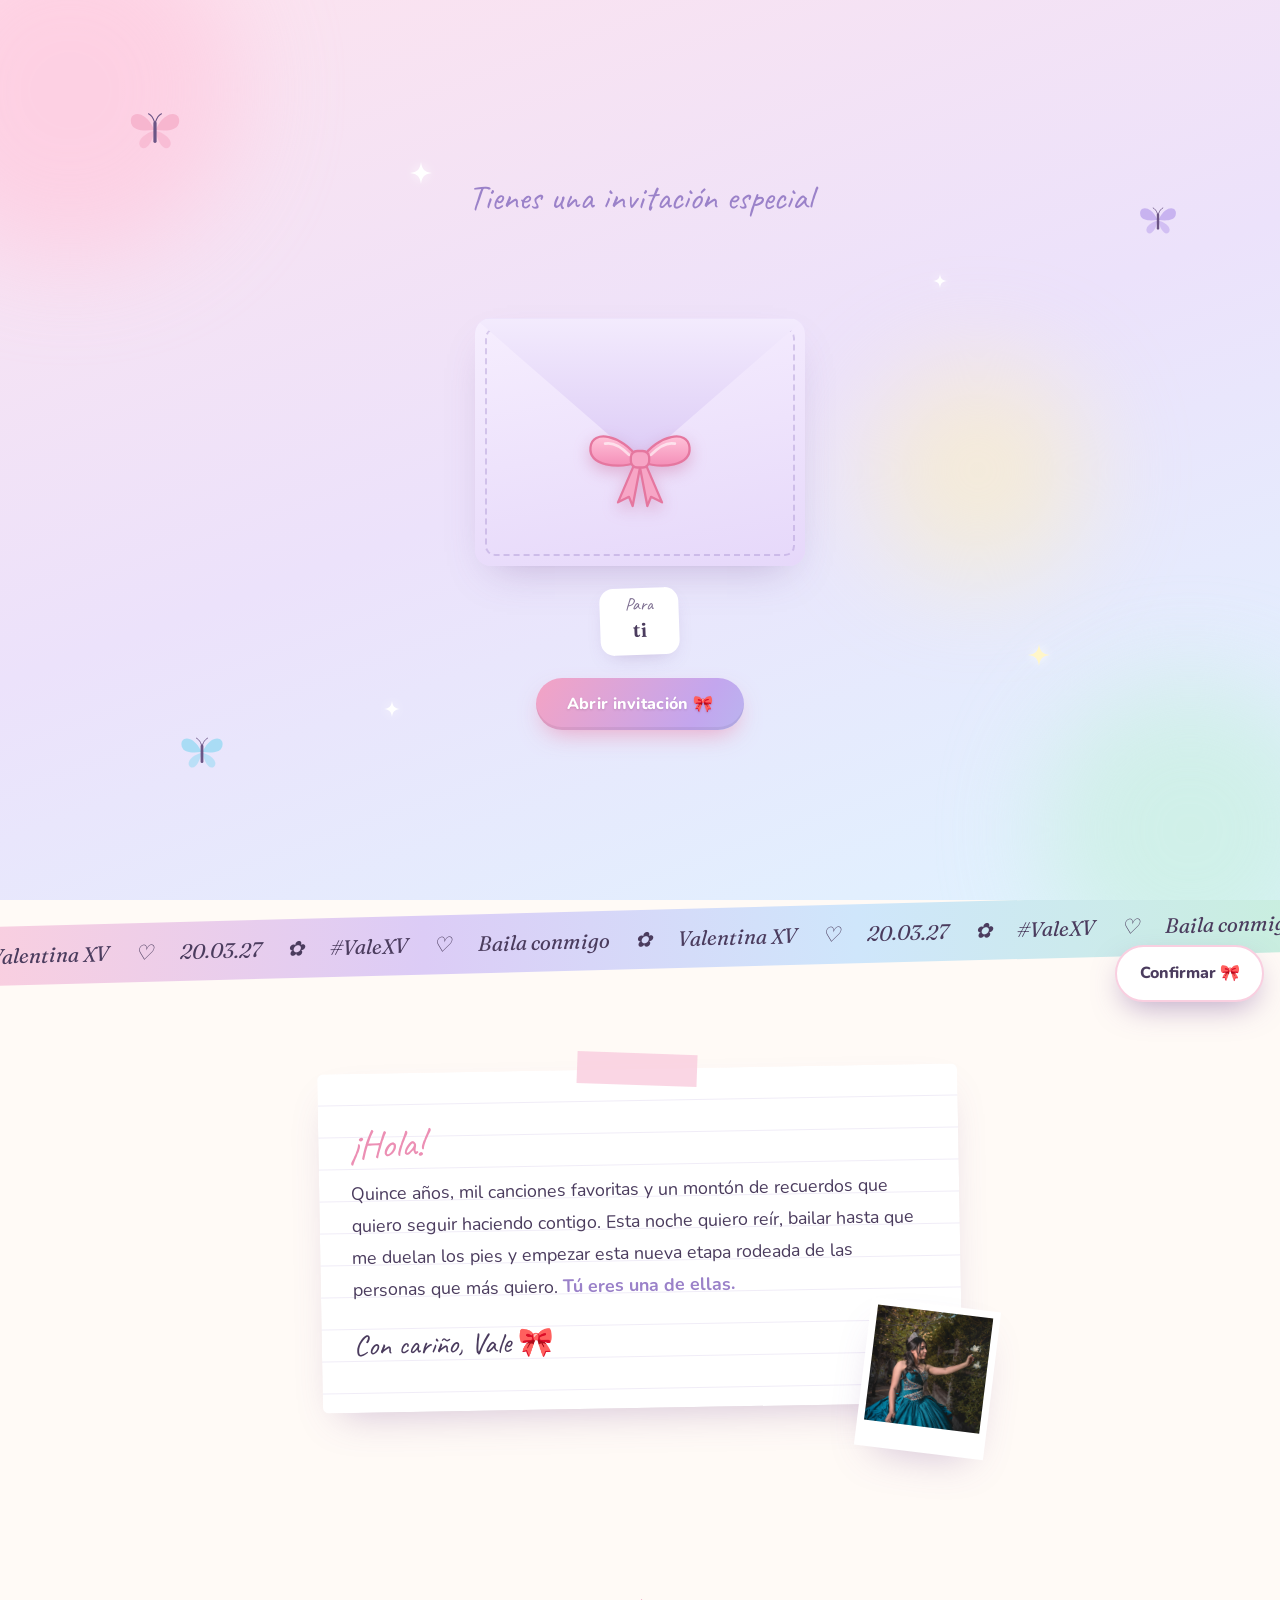
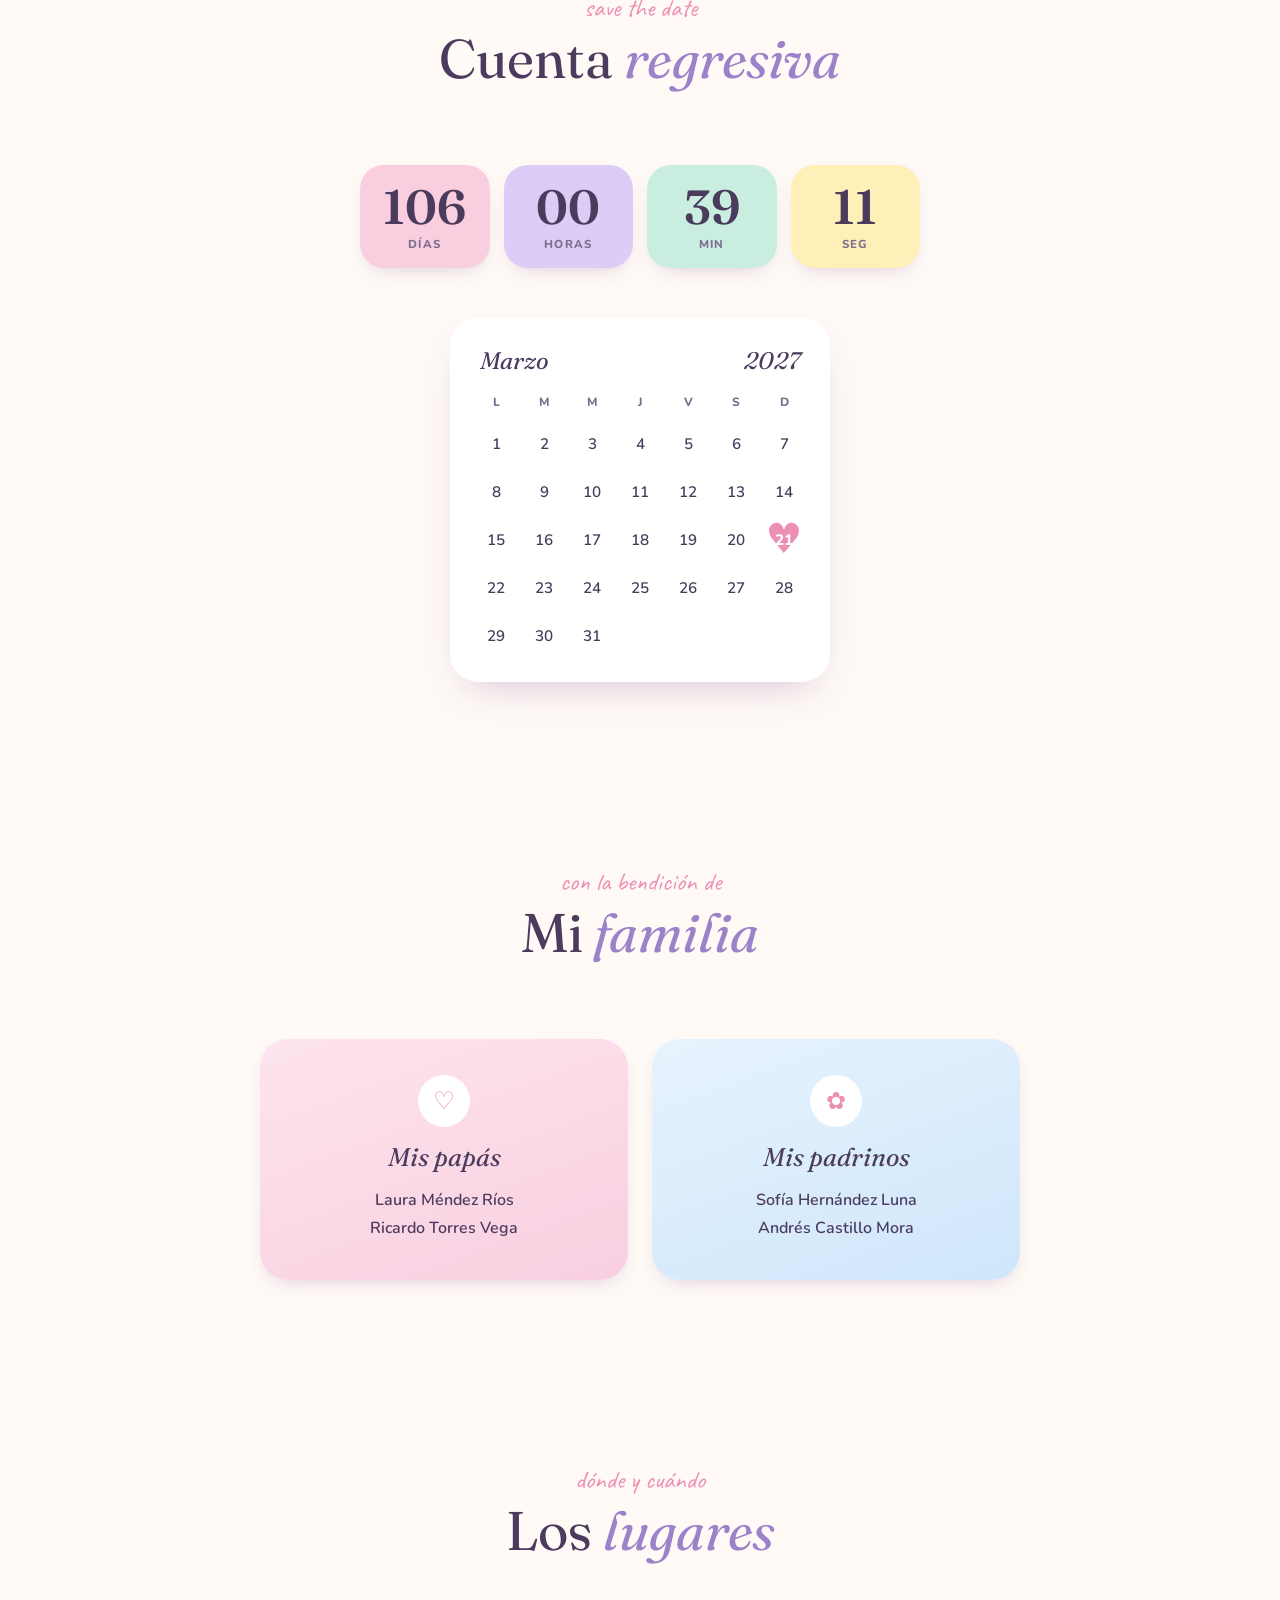
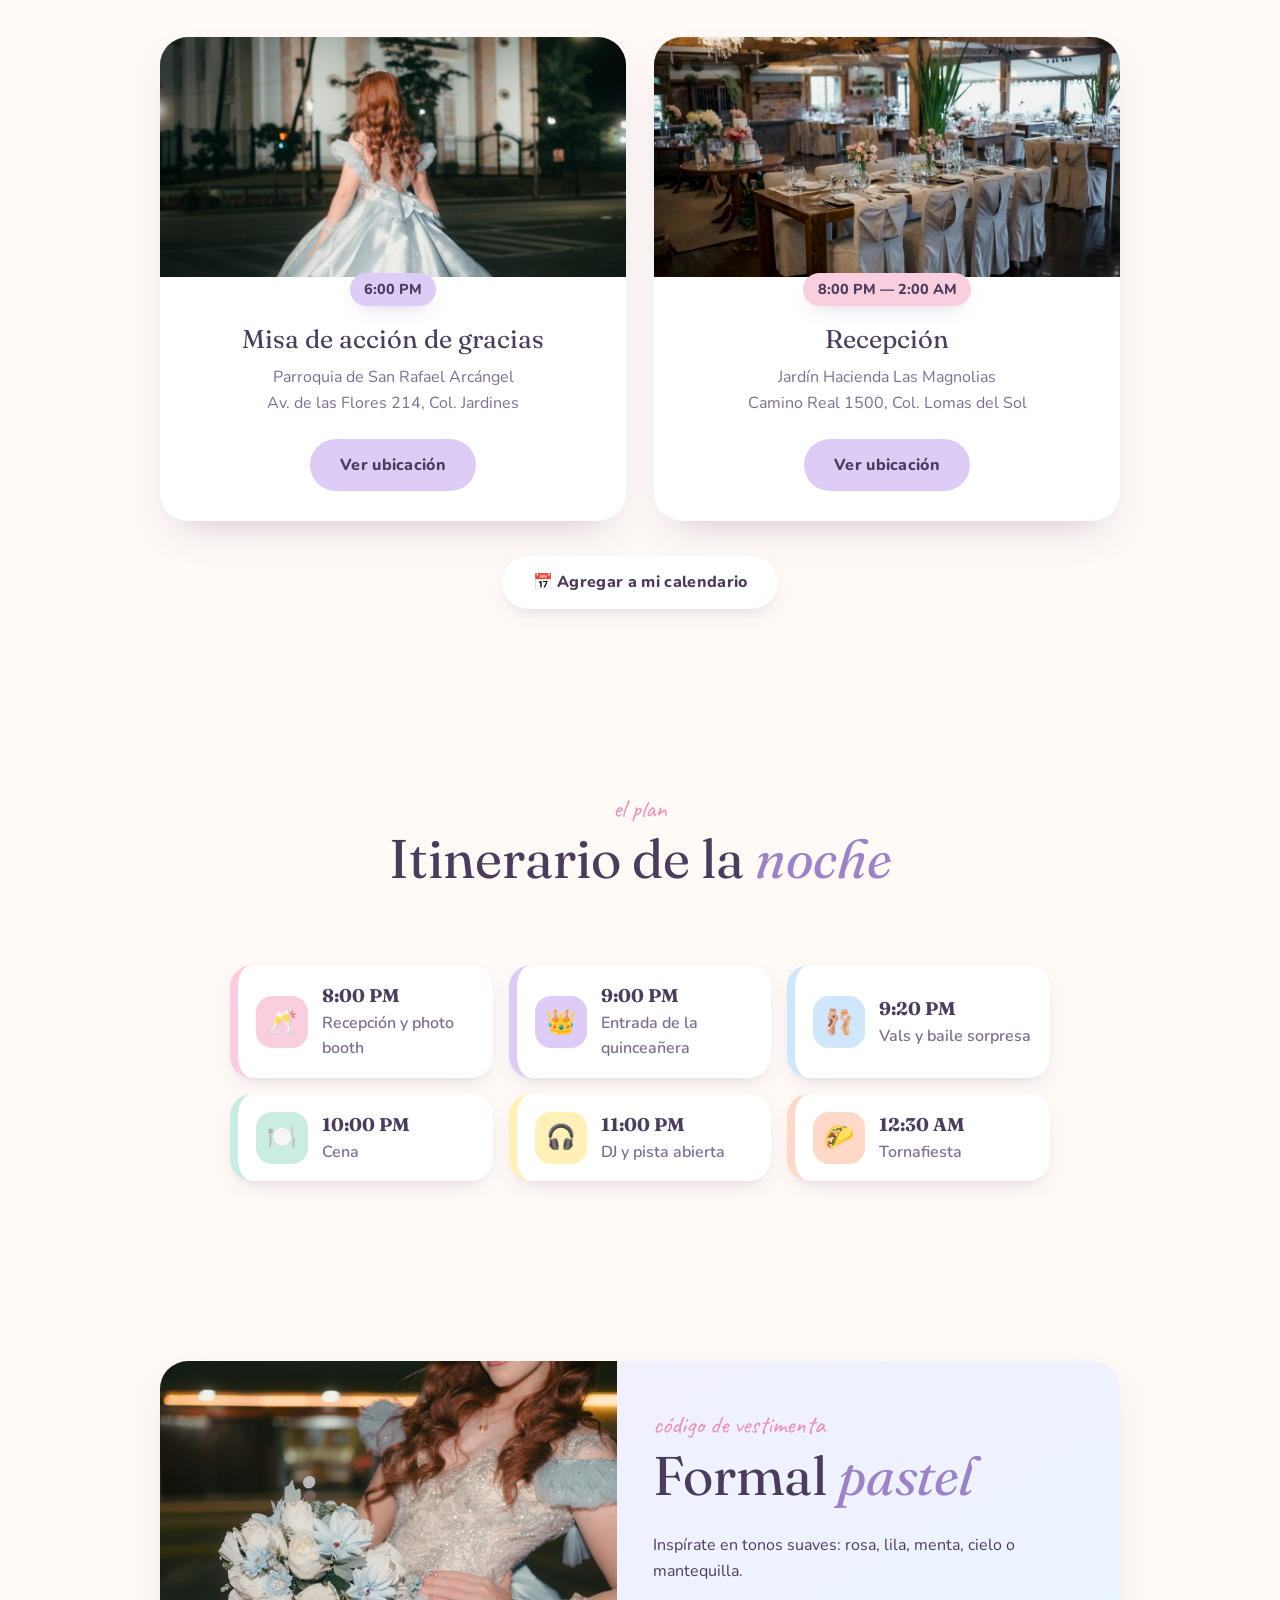
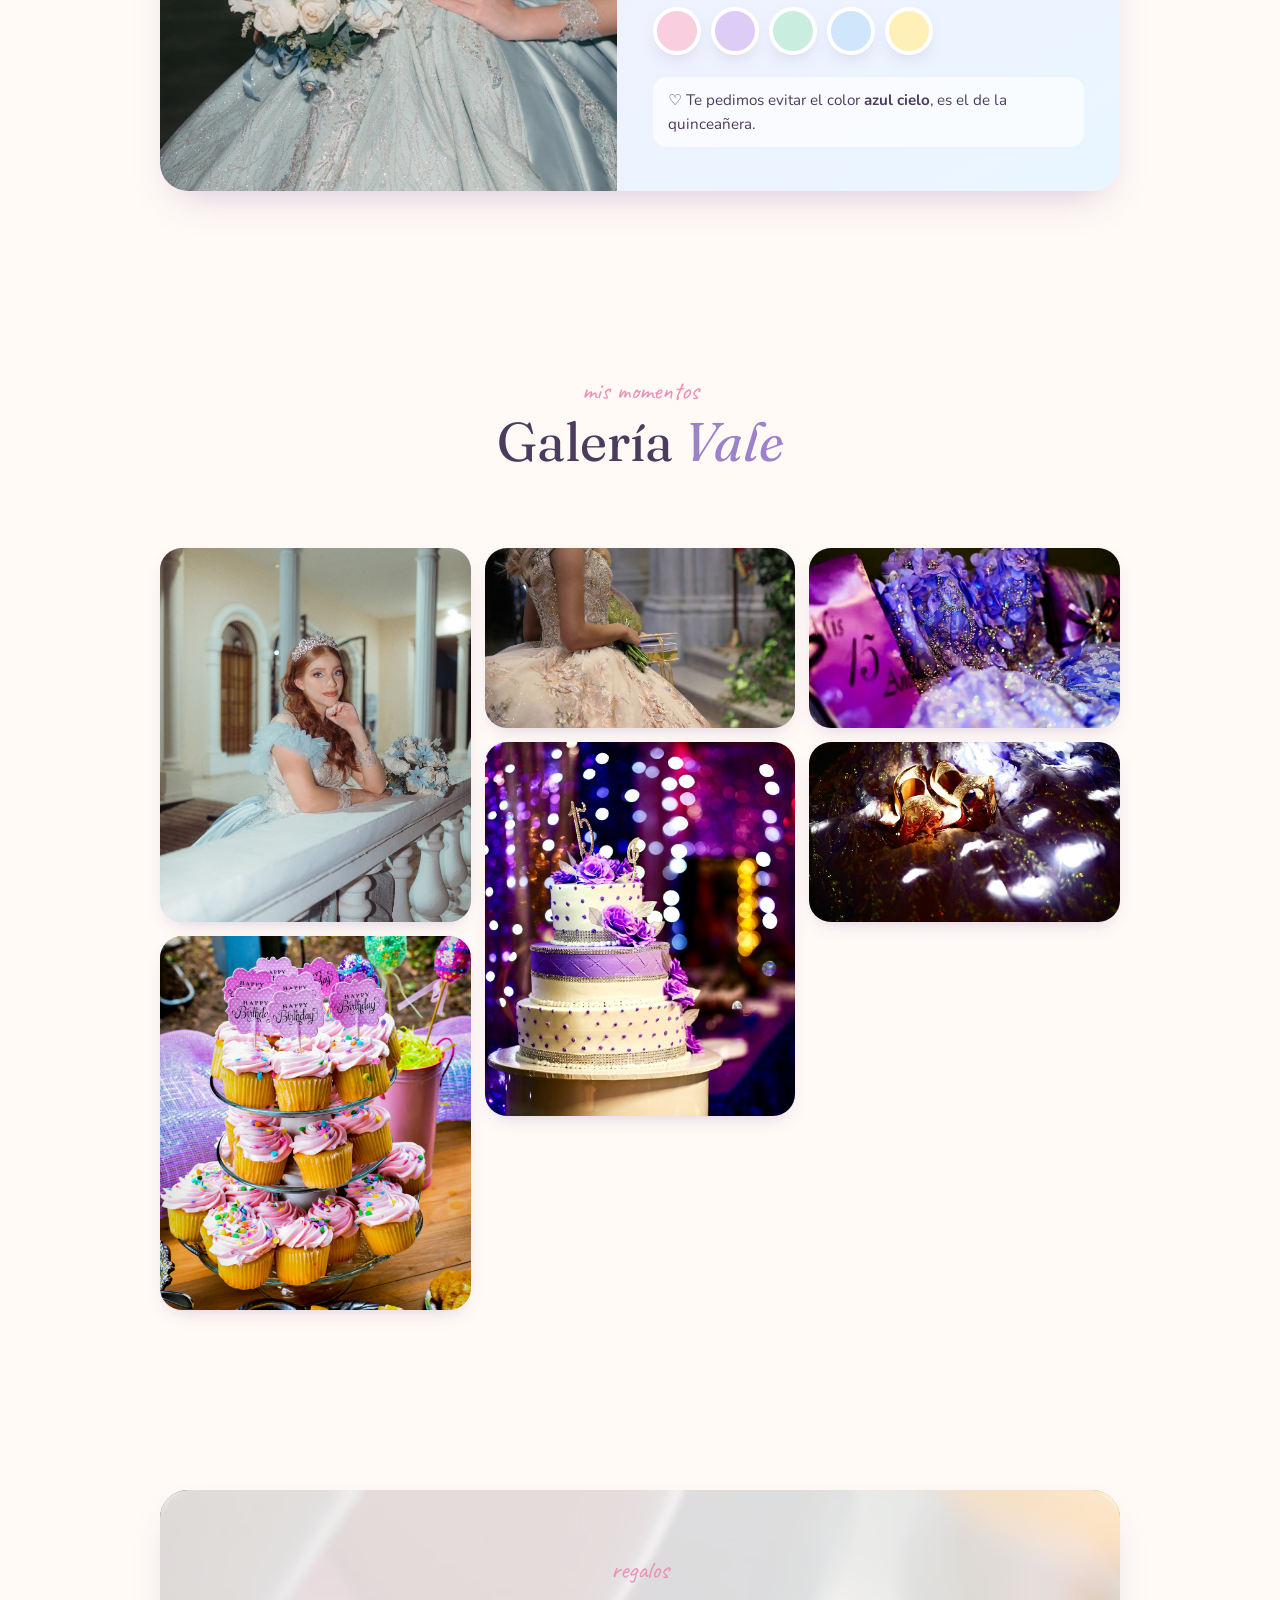
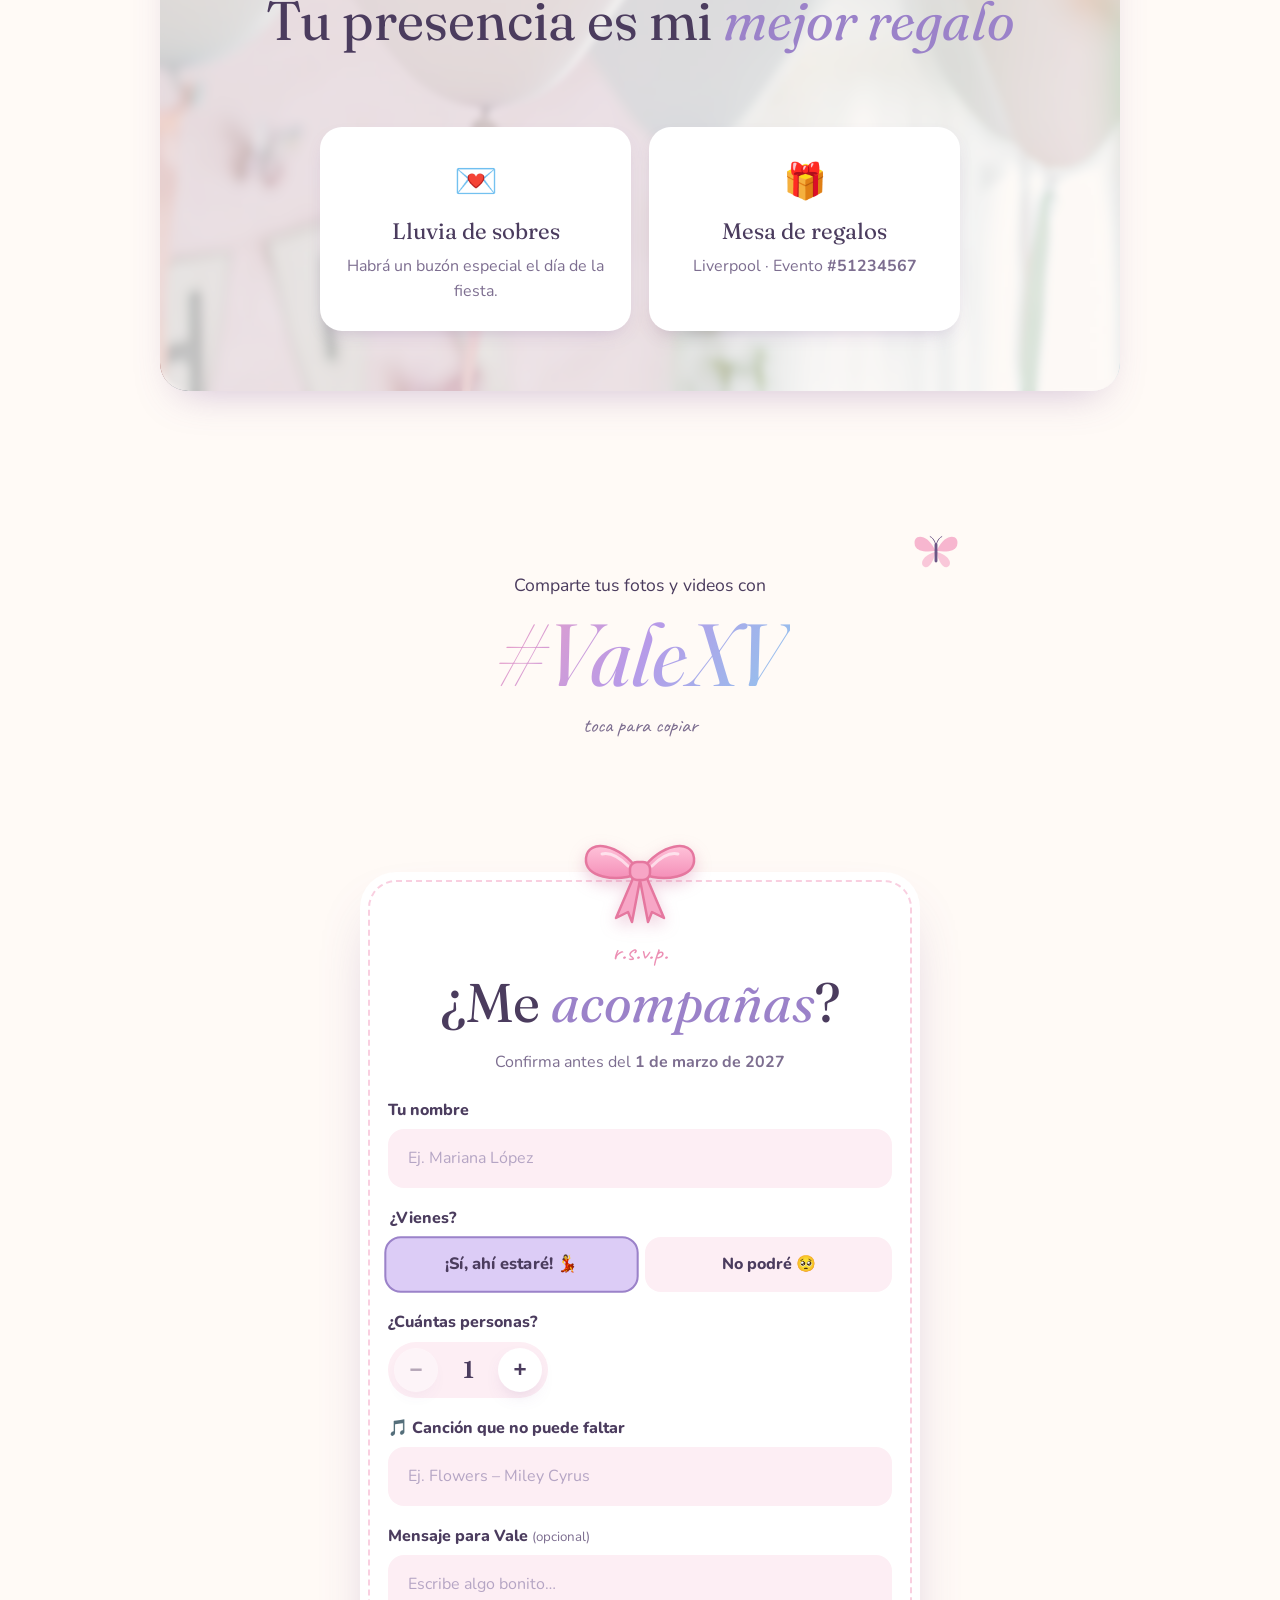
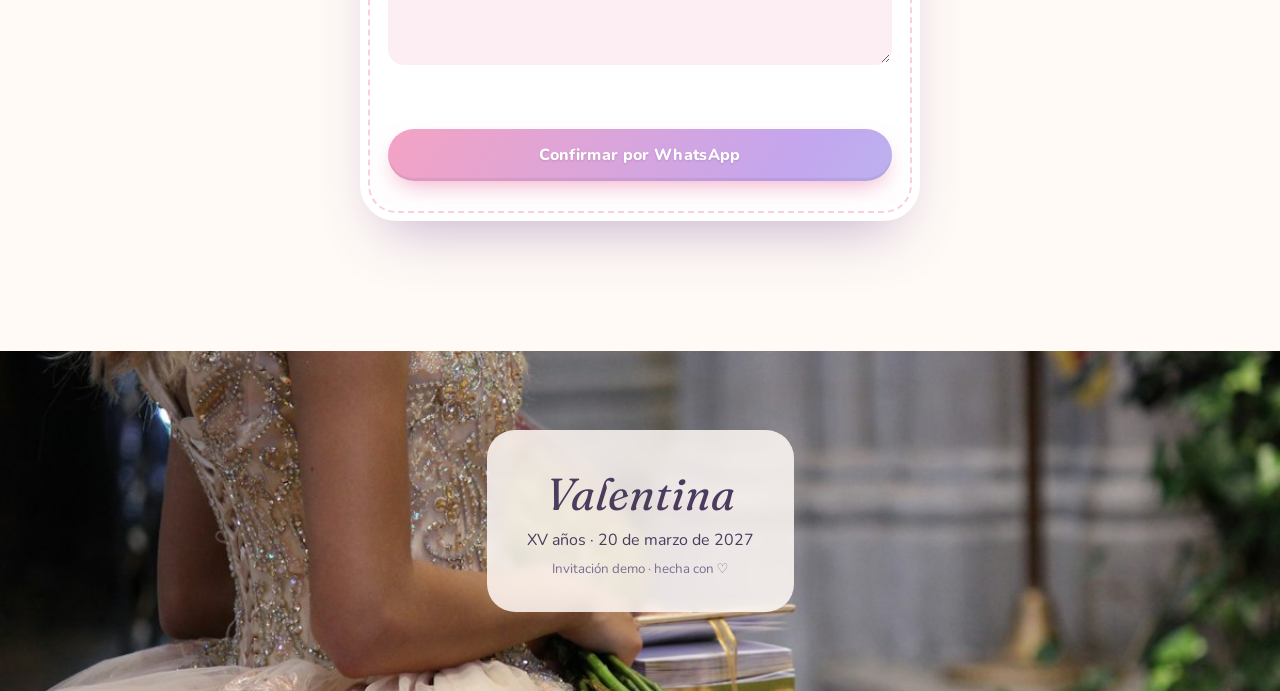
<file: index.html>
<!DOCTYPE html>
<html lang="es">
<head>
  <meta charset="UTF-8" />
  <meta name="viewport" content="width=device-width, initial-scale=1.0" />
  <title>Mis XV · Valentina</title>
  <meta name="description" content="¡Estás invitad@ a los XV años de Valentina! Sábado 20 de marzo de 2027." />
  <meta name="theme-color" content="#fdeef4" />

  <!-- Vista previa al compartir (cambia por la URL completa al publicar) -->
  <meta property="og:title" content="🎀 Mis XV · Valentina" />
  <meta property="og:description" content="Sábado 20 de marzo 2027 · ¡Confirma tu asistencia!" />
  <meta property="og:image" content="assets/img/splash.jpg" />
  <link rel="icon" href="assets/favicon.svg" type="image/svg+xml" />

  <link rel="preconnect" href="https://fonts.googleapis.com" />
  <link rel="preconnect" href="https://fonts.gstatic.com" crossorigin />
  <link href="https://fonts.googleapis.com/css2?family=Fraunces:ital,opsz,wght@0,9..144,400;0,9..144,600;1,9..144,400;1,9..144,600&family=Nunito:wght@400;600;800&family=Caveat:wght@500;700&display=swap" rel="stylesheet" />
  <link rel="stylesheet" href="css/styles.css" />
</head>
<body class="locked">

  <!-- Sprites SVG reutilizables -->
  <svg width="0" height="0" style="position:absolute" aria-hidden="true">
    <defs>
      <linearGradient id="bowGrad" x1="0" y1="0" x2="0" y2="1">
        <stop offset="0" stop-color="#ffc2d9"/><stop offset="1" stop-color="#f48fb8"/>
      </linearGradient>
      <symbol id="bow" viewBox="0 0 120 100">
        <path d="M58 46 C40 20 8 14 6 34 C4 54 36 58 58 50Z" fill="url(#bowGrad)" stroke="#e5779f" stroke-width="2.5"/>
        <path d="M62 46 C80 20 112 14 114 34 C116 54 84 58 62 50Z" fill="url(#bowGrad)" stroke="#e5779f" stroke-width="2.5"/>
        <path d="M54 52 L36 94 L48 88 L52 98 L60 56Z" fill="#f7a6c6" stroke="#e5779f" stroke-width="2.5" stroke-linejoin="round"/>
        <path d="M66 52 L84 94 L72 88 L68 98 L60 56Z" fill="#f7a6c6" stroke="#e5779f" stroke-width="2.5" stroke-linejoin="round"/>
        <path d="M22 30 C30 28 40 34 48 42" stroke="#fff" stroke-width="3" fill="none" opacity=".6" stroke-linecap="round"/>
        <path d="M98 30 C90 28 80 34 72 42" stroke="#fff" stroke-width="3" fill="none" opacity=".6" stroke-linecap="round"/>
        <rect x="50" y="38" width="20" height="18" rx="7" fill="#f7a6c6" stroke="#e5779f" stroke-width="2.5"/>
      </symbol>
      <symbol id="butterfly" viewBox="0 0 100 80">
        <g class="wing-l"><path d="M48 38 C30 0 0 6 6 28 C10 42 30 42 48 40Z" fill="currentColor"/><path d="M48 42 C30 46 14 62 24 72 C34 80 46 60 48 44Z" fill="currentColor" opacity=".75"/></g>
        <g class="wing-r"><path d="M52 38 C70 0 100 6 94 28 C90 42 70 42 52 40Z" fill="currentColor"/><path d="M52 42 C70 46 86 62 76 72 C66 80 54 60 52 44Z" fill="currentColor" opacity=".75"/></g>
        <rect x="47" y="24" width="6" height="40" rx="3" fill="#6b5585"/>
        <path d="M49 25 C46 16 42 12 38 10 M51 25 C54 16 58 12 62 10" stroke="#6b5585" stroke-width="2" fill="none" stroke-linecap="round"/>
      </symbol>
      <symbol id="sparkle" viewBox="0 0 40 40">
        <path d="M20 0 C22 14 26 18 40 20 C26 22 22 26 20 40 C18 26 14 22 0 20 C14 18 18 14 20 0Z" fill="currentColor"/>
      </symbol>
    </defs>
  </svg>

  <!-- ===================== SPLASH ===================== -->
  <div class="splash" id="splash" role="dialog" aria-label="Abrir invitación">
    <div class="splash__blob splash__blob--a" aria-hidden="true"></div>
    <div class="splash__blob splash__blob--b" aria-hidden="true"></div>
    <div class="splash__blob splash__blob--c" aria-hidden="true"></div>

    <svg class="fly fly--1" aria-hidden="true"><use href="#butterfly"/></svg>
    <svg class="fly fly--2" aria-hidden="true"><use href="#butterfly"/></svg>
    <svg class="fly fly--3" aria-hidden="true"><use href="#butterfly"/></svg>
    <svg class="spark spark--1" aria-hidden="true"><use href="#sparkle"/></svg>
    <svg class="spark spark--2" aria-hidden="true"><use href="#sparkle"/></svg>
    <svg class="spark spark--3" aria-hidden="true"><use href="#sparkle"/></svg>
    <svg class="spark spark--4" aria-hidden="true"><use href="#sparkle"/></svg>

    <p class="splash__kicker">Tienes una invitación especial</p>

    <div class="env" id="env">
      <div class="env__back"></div>
      <div class="env__card">
        <img src="assets/img/splash.jpg" alt="" />
        <div class="env__card-text">
          <span>mis XV años</span>
          <strong>Valentina</strong>
        </div>
      </div>
      <div class="env__front"></div>
      <div class="env__flap"></div>
      <button class="env__bow" id="bowBtn" aria-label="Desatar el moño y abrir">
        <svg><use href="#bow"/></svg>
      </button>
    </div>

    <div class="splash__tag">
      <small>Para</small>
      <strong id="splashGuest">ti</strong>
    </div>

    <button class="btn btn--primary splash__btn" id="openBtn">Abrir invitación 🎀</button>
  </div>

  <canvas id="petals" aria-hidden="true"></canvas>

  <!-- ===================== HERO ===================== -->
  <header class="hero" id="inicio">
    <div class="hero__bg" aria-hidden="true"></div>

    <div class="hero__copy">
      <p class="hero__kicker">✿ Te invito a celebrar mis ✿</p>
      <h1 class="hero__title">
        <span class="hero__xv">XV</span>
        <span class="hero__name">Valentina</span>
      </h1>
      <div class="hero__chips">
        <span class="chip chip--pink">Sábado</span>
        <span class="chip chip--lilac">20 · 03 · 2027</span>
        <span class="chip chip--mint">8:00 PM</span>
      </div>
      <a href="#rsvp" class="btn btn--primary">Confirmar asistencia</a>
    </div>

    <div class="hero__photo">
      <div class="arch arch--outline" aria-hidden="true"></div>
      <div class="arch">
        <img src="assets/img/corona.jpg" alt="Valentina con su corona" />
      </div>
      <svg class="hero__badge" viewBox="0 0 120 120" aria-hidden="true">
        <defs><path id="circlePath" d="M60 60 m-44 0 a44 44 0 1 1 88 0 a44 44 0 1 1 -88 0"/></defs>
        <circle cx="60" cy="60" r="58" fill="#fff7d6"/>
        <text font-size="13" font-weight="800" letter-spacing="3.2" fill="#6b5585">
          <textPath href="#circlePath">MIS QUINCE AÑOS • MIS QUINCE AÑOS • </textPath>
        </text>
      </svg>
      <span class="hero__badge-center" aria-hidden="true">15</span>
      <svg class="hero__bow" aria-hidden="true"><use href="#bow"/></svg>
      <svg class="hero__fly" aria-hidden="true"><use href="#butterfly"/></svg>
      <span class="sticker-note" aria-hidden="true">¡no faltes! ♡</span>
    </div>
  </header>

  <!-- Cinta -->
  <div class="ribbon" aria-hidden="true">
    <div class="ribbon__track">
      <span>Valentina XV</span><span>♡</span><span>20.03.27</span><span>✿</span><span>#ValeXV</span><span>♡</span><span>Baila conmigo</span><span>✿</span>
      <span>Valentina XV</span><span>♡</span><span>20.03.27</span><span>✿</span><span>#ValeXV</span><span>♡</span><span>Baila conmigo</span><span>✿</span>
    </div>
  </div>

  <main>

    <!-- ===================== MENSAJE ===================== -->
    <section class="section note-section reveal">
      <div class="note">
        <span class="tape" aria-hidden="true"></span>
        <p class="note__hello" id="guestGreeting">¡Hola!</p>
        <p class="note__text">
          Quince años, mil canciones favoritas y un montón de recuerdos que quiero
          seguir haciendo contigo. Esta noche quiero reír, bailar hasta que me duelan los pies
          y empezar esta nueva etapa rodeada de las personas que más quiero.
          <strong>Tú eres una de ellas.</strong>
        </p>
        <p class="note__sign">Con cariño, Vale 🎀</p>
        <figure class="note__polaroid">
          <img src="assets/img/flor.jpg" alt="Valentina en el jardín" loading="lazy" />
        </figure>
      </div>
    </section>

    <!-- ===================== COUNTDOWN + CALENDARIO ===================== -->
    <section class="section save reveal">
      <p class="eyebrow">save the date</p>
      <h2 class="title">Cuenta <em>regresiva</em></h2>

      <div class="countdown">
        <div class="cd cd--pink"><span id="cd-d">00</span><small>días</small></div>
        <div class="cd cd--lilac"><span id="cd-h">00</span><small>horas</small></div>
        <div class="cd cd--mint"><span id="cd-m">00</span><small>min</small></div>
        <div class="cd cd--butter"><span id="cd-s">00</span><small>seg</small></div>
      </div>

      <div class="calendar">
        <div class="calendar__head">
          <span>Marzo</span><span>2027</span>
        </div>
        <div class="calendar__grid" id="calendar"></div>
      </div>
    </section>

    <!-- ===================== FAMILIA ===================== -->
    <section class="section family reveal">
      <p class="eyebrow">con la bendición de</p>
      <h2 class="title">Mi <em>familia</em></h2>
      <div class="family__grid">
        <div class="family__card family__card--pink">
          <span class="family__icon" aria-hidden="true">♡</span>
          <h3>Mis papás</h3>
          <p>Laura Méndez Ríos</p>
          <p>Ricardo Torres Vega</p>
        </div>
        <div class="family__card family__card--sky">
          <span class="family__icon" aria-hidden="true">✿</span>
          <h3>Mis padrinos</h3>
          <p>Sofía Hernández Luna</p>
          <p>Andrés Castillo Mora</p>
        </div>
      </div>
    </section>

    <!-- ===================== LUGARES ===================== -->
    <section class="section places reveal" id="lugares">
      <p class="eyebrow">dónde y cuándo</p>
      <h2 class="title">Los <em>lugares</em></h2>
      <div class="places__grid">
        <article class="place">
          <div class="place__img"><img src="assets/img/iglesia.jpg" alt="Parroquia" loading="lazy" /></div>
          <div class="place__body">
            <span class="chip chip--lilac">6:00 PM</span>
            <h3>Misa de acción de gracias</h3>
            <p>Parroquia de San Rafael Arcángel<br />Av. de las Flores 214, Col. Jardines</p>
            <a class="btn btn--soft" target="_blank" rel="noopener"
               href="https://www.google.com/maps/search/?api=1&query=Parroquia+San+Rafael+Arcangel">Ver ubicación</a>
          </div>
        </article>
        <article class="place">
          <div class="place__img"><img src="assets/img/salon.jpg" alt="Salón de fiesta" loading="lazy" /></div>
          <div class="place__body">
            <span class="chip chip--pink">8:00 PM — 2:00 AM</span>
            <h3>Recepción</h3>
            <p>Jardín Hacienda Las Magnolias<br />Camino Real 1500, Col. Lomas del Sol</p>
            <a class="btn btn--soft" target="_blank" rel="noopener"
               href="https://www.google.com/maps/search/?api=1&query=Jardin+de+eventos">Ver ubicación</a>
          </div>
        </article>
      </div>
      <a class="btn btn--ghost" id="calendarBtn" target="_blank" rel="noopener" href="#">📅 Agregar a mi calendario</a>
    </section>

    <!-- ===================== ITINERARIO ===================== -->
    <section class="section plan reveal">
      <p class="eyebrow">el plan</p>
      <h2 class="title">Itinerario de la <em>noche</em></h2>
      <ol class="plan__list">
        <li style="--c:var(--pink)"><span class="plan__icon">🥂</span><div><b>8:00 PM</b><span>Recepción y photo booth</span></div></li>
        <li style="--c:var(--lilac)"><span class="plan__icon">👑</span><div><b>9:00 PM</b><span>Entrada de la quinceañera</span></div></li>
        <li style="--c:var(--sky)"><span class="plan__icon">🩰</span><div><b>9:20 PM</b><span>Vals y baile sorpresa</span></div></li>
        <li style="--c:var(--mint)"><span class="plan__icon">🍽️</span><div><b>10:00 PM</b><span>Cena</span></div></li>
        <li style="--c:var(--butter)"><span class="plan__icon">🎧</span><div><b>11:00 PM</b><span>DJ y pista abierta</span></div></li>
        <li style="--c:var(--peach)"><span class="plan__icon">🌮</span><div><b>12:30 AM</b><span>Tornafiesta</span></div></li>
      </ol>
    </section>

    <!-- ===================== DRESS CODE ===================== -->
    <section class="section dress reveal">
      <div class="dress__card">
        <div class="dress__img"><img src="assets/img/vestido.jpg" alt="Vestido de gala" loading="lazy" /></div>
        <div class="dress__body">
          <p class="eyebrow">código de vestimenta</p>
          <h2 class="title">Formal <em>pastel</em></h2>
          <p>Inspírate en tonos suaves: rosa, lila, menta, cielo o mantequilla.</p>
          <div class="swatches">
            <span style="--c:#f9cfe0" title="Rosa"></span>
            <span style="--c:#dcccf6" title="Lila"></span>
            <span style="--c:#c9eedf" title="Menta"></span>
            <span style="--c:#cfe6fb" title="Cielo"></span>
            <span style="--c:#fff0b8" title="Mantequilla"></span>
          </div>
          <p class="dress__note">♡ Te pedimos evitar el color <b>azul cielo</b>, es el de la quinceañera.</p>
        </div>
      </div>
    </section>

    <!-- ===================== GALERÍA ===================== -->
    <section class="section gallery-section reveal">
      <p class="eyebrow">mis momentos</p>
      <h2 class="title">Galería <em>Vale</em></h2>
      <div class="gallery" id="gallery">
        <button class="gallery__item gallery__item--tall"><img src="assets/img/splash.jpg" alt="Valentina sonriendo" loading="lazy" /></button>
        <button class="gallery__item"><img src="assets/img/portada.jpg" alt="Detalle del vestido" loading="lazy" /></button>
        <button class="gallery__item"><img src="assets/img/flores.jpg" alt="Flores y recuerdo de XV" loading="lazy" /></button>
        <button class="gallery__item gallery__item--tall"><img src="assets/img/pastel.jpg" alt="Pastel de XV años" loading="lazy" /></button>
        <button class="gallery__item"><img src="assets/img/zapatillas.jpg" alt="Zapatillas de la quinceañera" loading="lazy" /></button>
        <button class="gallery__item gallery__item--tall"><img src="assets/img/cupcakes.jpg" alt="Mesa de postres" loading="lazy" /></button>
      </div>
    </section>

    <!-- ===================== REGALOS ===================== -->
    <section class="section gifts reveal">
      <div class="gifts__card">
        <img class="gifts__bg" src="assets/img/globos.jpg" alt="" loading="lazy" />
        <div class="gifts__content">
          <p class="eyebrow">regalos</p>
          <h2 class="title">Tu presencia es mi <em>mejor regalo</em></h2>
          <div class="gifts__grid">
            <div class="gift">
              <span aria-hidden="true">💌</span>
              <h3>Lluvia de sobres</h3>
              <p>Habrá un buzón especial el día de la fiesta.</p>
            </div>
            <div class="gift">
              <span aria-hidden="true">🎁</span>
              <h3>Mesa de regalos</h3>
              <p>Liverpool · Evento <b>#51234567</b></p>
            </div>
          </div>
        </div>
      </div>
    </section>

    <!-- ===================== HASHTAG ===================== -->
    <section class="section social reveal">
      <svg class="social__fly" aria-hidden="true"><use href="#butterfly"/></svg>
      <p>Comparte tus fotos y videos con</p>
      <button class="social__tag" id="copyTag" title="Copiar hashtag">#ValeXV</button>
      <small id="copyMsg" class="social__copied" aria-live="polite">toca para copiar</small>
    </section>

    <!-- ===================== RSVP ===================== -->
    <section class="section rsvp reveal" id="rsvp">
      <div class="rsvp__card">
        <svg class="rsvp__bow" aria-hidden="true"><use href="#bow"/></svg>
        <p class="eyebrow">r.s.v.p.</p>
        <h2 class="title">¿Me <em>acompañas</em>?</h2>
        <p class="rsvp__deadline">Confirma antes del <b>1 de marzo de 2027</b></p>
        <p class="rsvp__passes" id="passesInfo" hidden></p>

        <form id="rsvpForm" class="form" novalidate>
          <label class="field">
            <span>Tu nombre</span>
            <input type="text" name="nombre" id="nombre" placeholder="Ej. Mariana López" autocomplete="name" required />
          </label>

          <fieldset class="field toggle">
            <legend>¿Vienes?</legend>
            <label><input type="radio" name="asiste" value="si" checked /><span>¡Sí, ahí estaré! 💃</span></label>
            <label><input type="radio" name="asiste" value="no" /><span>No podré 🥺</span></label>
          </fieldset>

          <div class="field" id="personasField">
            <span>¿Cuántas personas?</span>
            <div class="stepper">
              <button type="button" id="minus" aria-label="Menos">−</button>
              <output id="personas" name="personas">1</output>
              <button type="button" id="plus" aria-label="Más">+</button>
            </div>
          </div>

          <label class="field">
            <span>🎵 Canción que no puede faltar</span>
            <input type="text" name="cancion" placeholder="Ej. Flowers – Miley Cyrus" />
          </label>

          <label class="field">
            <span>Mensaje para Vale <small>(opcional)</small></span>
            <textarea name="mensaje" rows="3" placeholder="Escribe algo bonito…"></textarea>
          </label>

          <p class="form__error" id="formError" role="alert"></p>
          <button type="submit" class="btn btn--primary btn--block">Confirmar por WhatsApp</button>
        </form>

        <div class="rsvp__done" id="rsvpDone" hidden>
          <div class="rsvp__done-emoji" id="doneEmoji">🥳</div>
          <h3 id="doneTitle">¡Gracias!</h3>
          <p id="doneText">Se abrió WhatsApp con tu confirmación. ¡Solo presiona enviar!</p>
          <button class="btn btn--soft" id="editRsvp">Editar respuesta</button>
        </div>
      </div>
    </section>

  </main>

  <footer class="footer">
    <img src="assets/img/portada.jpg" alt="" class="footer__img" loading="lazy" />
    <div class="footer__content">
      <p class="footer__name">Valentina</p>
      <p>XV años · 20 de marzo de 2027</p>
      <small>Invitación demo · hecha con ♡</small>
    </div>
  </footer>

  <!-- Botón flotante -->
  <a href="#rsvp" class="fab" id="fab" aria-label="Confirmar asistencia">Confirmar 🎀</a>

  <!-- Visor de fotos -->
  <div class="lightbox" id="lightbox" hidden>
    <button class="lightbox__close" id="lbClose" aria-label="Cerrar">✕</button>
    <img id="lbImg" alt="" />
  </div>

  <script src="js/main.js"></script>
</body>
</html>
</file>
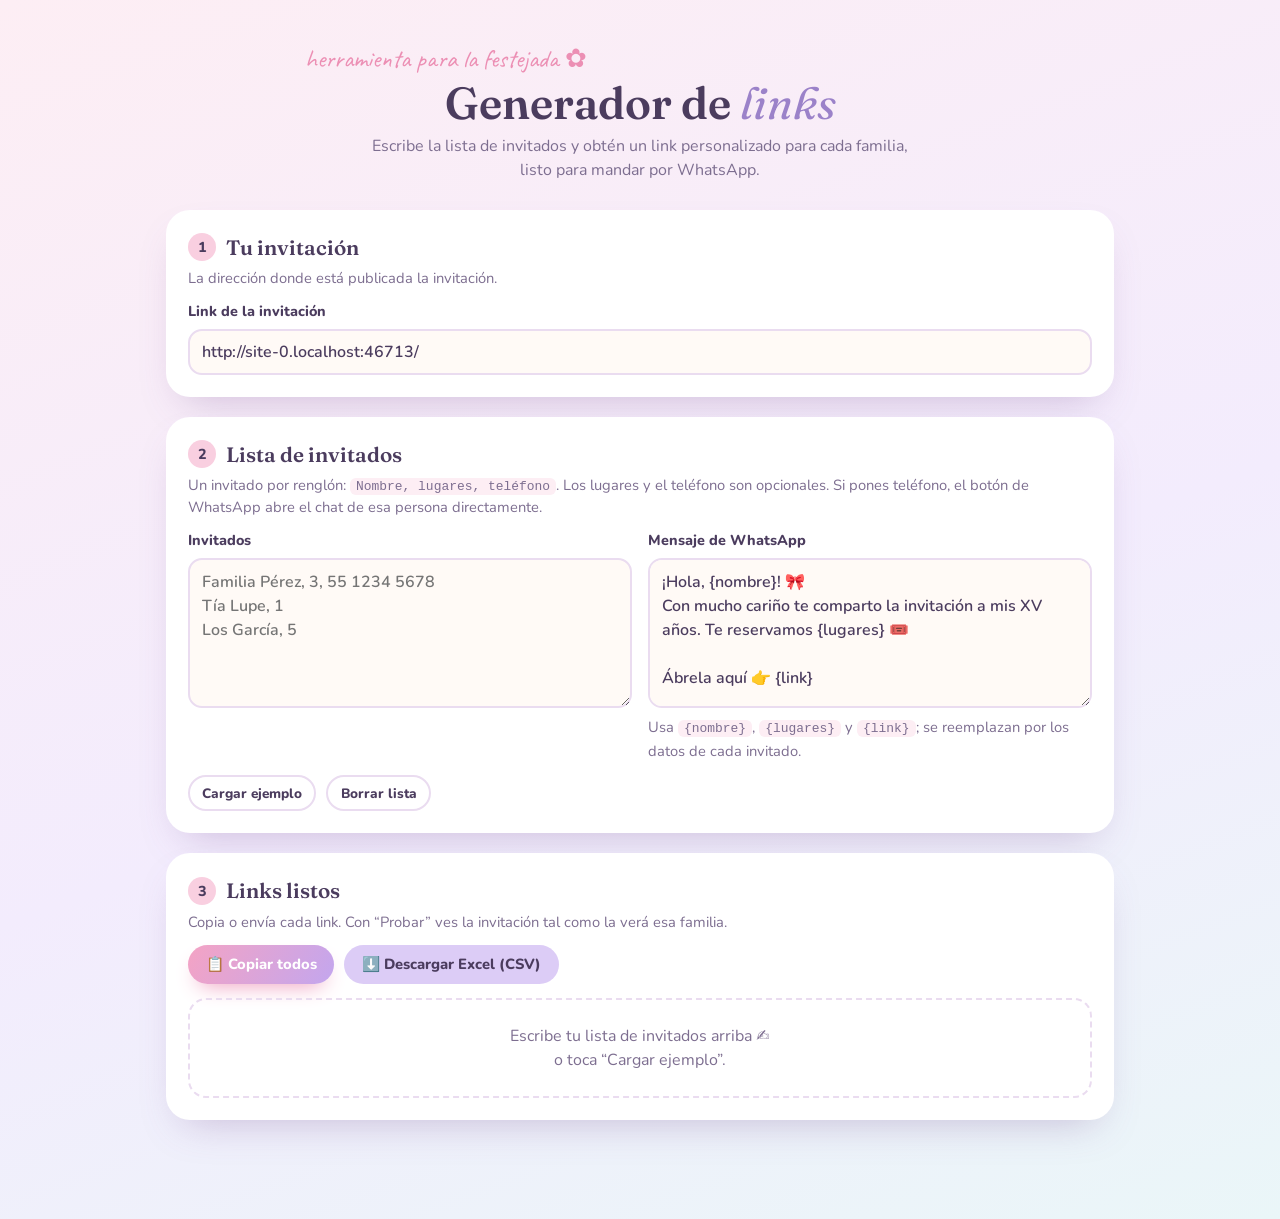
<file: generador.html>
<!DOCTYPE html>
<html lang="es">
<head>
  <meta charset="UTF-8" />
  <meta name="viewport" content="width=device-width, initial-scale=1.0" />
  <meta name="robots" content="noindex, nofollow" />
  <title>Generador de links · XV</title>
  <link rel="icon" href="assets/favicon.svg" type="image/svg+xml" />
  <link rel="preconnect" href="https://fonts.googleapis.com" />
  <link rel="preconnect" href="https://fonts.gstatic.com" crossorigin />
  <link href="https://fonts.googleapis.com/css2?family=Fraunces:ital,opsz,wght@0,9..144,600;1,9..144,400&family=Nunito:wght@400;600;800&family=Caveat:wght@700&display=swap" rel="stylesheet" />
  <style>
    :root {
      --cream: #fffaf6; --blush: #fdeef4; --pink: #f9cfe0; --pink-deep: #ec8fb4;
      --lilac: #dcccf6; --lilac-deep: #9b82c9; --mint: #c9eedf; --sky: #cfe6fb; --butter: #fff0b8;
      --ink: #4b3c5e; --ink-soft: #7d6e90; --line: #eadcf0;
      --shadow: 0 18px 40px -18px rgba(120, 80, 150, .35);
      --wa: #25d366;
    }
    *, *::before, *::after { box-sizing: border-box; }
    body {
      margin: 0; font-family: "Nunito", system-ui, sans-serif; color: var(--ink); line-height: 1.5;
      background: linear-gradient(160deg, var(--blush), #f3ecfd 55%, #eaf6f8); min-height: 100vh;
    }
    [hidden] { display: none !important; }
    .wrap { max-width: 980px; margin: 0 auto; padding: 40px 16px 80px; }
    header { text-align: center; margin-bottom: 28px; }
    .hand { font-family: "Caveat", cursive; font-size: 1.6rem; color: var(--pink-deep); margin: 0; }
    h1 { font-family: "Fraunces", serif; font-weight: 600; font-size: clamp(2rem, 6vw, 2.8rem); margin: 0 0 6px; line-height: 1.1; }
    h1 em { font-weight: 400; color: var(--lilac-deep); }
    header p { color: var(--ink-soft); margin: 0 auto; max-width: 560px; }

    .card { background: #fff; border-radius: 24px; box-shadow: var(--shadow); padding: 22px; margin-bottom: 20px; }
    .card h2 { font-family: "Fraunces", serif; font-weight: 600; font-size: 1.3rem; margin: 0 0 4px; display: flex; gap: 10px; align-items: center; }
    .num { display: inline-grid; place-items: center; width: 28px; height: 28px; border-radius: 50%; background: var(--pink); font: 800 .9rem "Nunito"; }
    .hint { color: var(--ink-soft); font-size: .92rem; margin: 0 0 12px; }
    .grid2 { display: grid; grid-template-columns: 1fr 1fr; gap: 16px; }
    @media (max-width: 720px) { .grid2 { grid-template-columns: 1fr; } }

    label span { display: block; font-weight: 800; font-size: .9rem; margin-bottom: 6px; }
    input, textarea {
      width: 100%; font: 600 1rem "Nunito"; color: var(--ink); background: var(--cream);
      border: 2px solid var(--line); border-radius: 14px; padding: 10px 12px; outline: none;
    }
    input:focus, textarea:focus { border-color: var(--lilac-deep); background: #fff; }
    textarea { resize: vertical; min-height: 150px; line-height: 1.5; }
    code { background: var(--blush); padding: 1px 6px; border-radius: 6px; font-size: .88em; }

    .btn {
      display: inline-flex; align-items: center; gap: .4em; border: 0; border-radius: 999px; cursor: pointer;
      font: 800 .92rem "Nunito"; padding: .65em 1.2em; text-decoration: none; color: var(--ink); background: var(--lilac);
      transition: transform .15s, filter .15s; white-space: nowrap;
    }
    .btn:hover { transform: translateY(-2px); filter: brightness(1.03); }
    .btn--primary { color: #fff; background: linear-gradient(120deg, #f4a3c4, #c3a6ee); box-shadow: 0 10px 22px -10px var(--pink-deep); }
    .btn--wa { color: #fff; background: var(--wa); }
    .btn--ghost { background: #fff; border: 2px solid var(--line); }
    .btn--sm { padding: .5em .9em; font-size: .85rem; }
    .toolbar { display: flex; flex-wrap: wrap; gap: 10px; align-items: center; margin-top: 12px; }
    .count { margin-left: auto; font-weight: 800; color: var(--ink-soft); }

    .list { display: grid; gap: 12px; }
    .guest {
      border: 2px solid var(--line); border-radius: 18px; padding: 14px; display: grid; gap: 10px;
      grid-template-columns: 1fr auto; align-items: center; background: var(--cream);
    }
    .guest__name { font-weight: 800; font-size: 1.05rem; }
    .chip { display: inline-block; font-size: .78rem; font-weight: 800; padding: 2px 10px; border-radius: 999px; background: var(--mint); margin-left: 6px; vertical-align: middle; }
    .chip--tel { background: var(--sky); }
    .chip--warn { background: var(--butter); }
    .guest__link { grid-column: 1 / -1; font-size: .82rem; color: var(--ink-soft); word-break: break-all; background: #fff; border-radius: 10px; padding: 6px 10px; }
    .guest__actions { display: flex; gap: 8px; flex-wrap: wrap; justify-content: flex-end; }
    @media (max-width: 600px) { .guest { grid-template-columns: 1fr; } .guest__actions { justify-content: flex-start; } }
    .empty { text-align: center; color: var(--ink-soft); padding: 24px; border: 2px dashed var(--line); border-radius: 18px; }

    .toast {
      position: fixed; left: 50%; bottom: 24px; transform: translate(-50%, 30px); opacity: 0;
      background: var(--ink); color: #fff; font-weight: 800; padding: 10px 18px; border-radius: 999px;
      transition: .25s; pointer-events: none; z-index: 10;
    }
    .toast.show { opacity: 1; transform: translate(-50%, 0); }
  </style>
</head>
<body>
  <div class="wrap">
    <header>
      <p class="hand">herramienta para la festejada ✿</p>
      <h1>Generador de <em>links</em></h1>
      <p>Escribe la lista de invitados y obtén un link personalizado para cada familia, listo para mandar por WhatsApp.</p>
    </header>

    <section class="card">
      <h2><span class="num">1</span> Tu invitación</h2>
      <p class="hint">La dirección donde está publicada la invitación.</p>
      <label><span>Link de la invitación</span><input id="baseUrl" type="url" /></label>
    </section>

    <section class="card">
      <h2><span class="num">2</span> Lista de invitados</h2>
      <p class="hint">
        Un invitado por renglón: <code>Nombre, lugares, teléfono</code>. Los lugares y el teléfono son opcionales.
        Si pones teléfono, el botón de WhatsApp abre el chat de esa persona directamente.
      </p>
      <div class="grid2">
        <label><span>Invitados</span>
          <textarea id="guests" placeholder="Familia Pérez, 3, 55 1234 5678&#10;Tía Lupe, 1&#10;Los García, 5"></textarea>
        </label>
        <label><span>Mensaje de WhatsApp</span>
          <textarea id="message"></textarea>
          <small class="hint">Usa <code>{nombre}</code>, <code>{lugares}</code> y <code>{link}</code>; se reemplazan por los datos de cada invitado.</small>
        </label>
      </div>
      <div class="toolbar">
        <button class="btn btn--ghost btn--sm" id="example">Cargar ejemplo</button>
        <button class="btn btn--ghost btn--sm" id="clear">Borrar lista</button>
      </div>
    </section>

    <section class="card">
      <h2><span class="num">3</span> Links listos</h2>
      <p class="hint">Copia o envía cada link. Con “Probar” ves la invitación tal como la verá esa familia.</p>
      <div class="toolbar" style="margin:0 0 14px">
        <button class="btn btn--primary" id="copyAll">📋 Copiar todos</button>
        <button class="btn" id="csv">⬇️ Descargar Excel (CSV)</button>
        <span class="count" id="count"></span>
      </div>
      <div class="list" id="list"></div>
    </section>
  </div>

  <div class="toast" id="toast" role="status" aria-live="polite"></div>

  <script>
    const $ = (s) => document.querySelector(s);
    const DEFAULT_BASE = new URL("./", location.href).href.startsWith("http")
      ? new URL("./", location.href).href
      : "https://edgariba.github.io/xv-divertidos/";
    const DEFAULT_MSG =
      "¡Hola, {nombre}! 🎀\nCon mucho cariño te comparto la invitación a mis XV años. " +
      "Te reservamos {lugares} 🎟️\n\nÁbrela aquí 👉 {link}\n\n¡Confirma tu asistencia desde la invitación! 💌";
    const EXAMPLE = "Familia Pérez, 3, 55 1234 5678\nTía Lupe, 1\nLos García, 5\nMariana López";

    // ---------- Guardar en este navegador ----------
    const store = {
      get(k, d) { try { return localStorage.getItem("xvgen:" + k) ?? d; } catch { return d; } },
      set(k, v) { try { localStorage.setItem("xvgen:" + k, v); } catch {} },
    };
    $("#baseUrl").value = store.get("base", DEFAULT_BASE);
    $("#guests").value = store.get("guests", "");
    $("#message").value = store.get("message", DEFAULT_MSG);

    // ---------- Lógica ----------
    function parse(text) {
      return text.split("\n").map((line) => line.trim()).filter(Boolean).map((line) => {
        const [nombre = "", pasesRaw = "", telRaw = ""] = line.split(",").map((s) => s.trim());
        const pases = parseInt(pasesRaw, 10);
        let tel = telRaw.replace(/\D/g, "");
        if (tel.length === 10) tel = "52" + tel;          // número de México sin lada de país
        return { nombre, pases: pases > 0 ? pases : null, tel };
      }).filter((g) => g.nombre);
    }

    function buildLink(g) {
      let url;
      try { url = new URL($("#baseUrl").value.trim() || DEFAULT_BASE); }
      catch { url = new URL(DEFAULT_BASE); }
      url.searchParams.set("invitado", g.nombre);
      if (g.pases) url.searchParams.set("pases", g.pases);
      else url.searchParams.delete("pases");
      return url.href;
    }

    function buildMessage(g, link) {
      const lugares = g.pases ? `${g.pases} ${g.pases === 1 ? "lugar" : "lugares"}` : "tu lugar";
      return $("#message").value
        .replaceAll("{nombre}", g.nombre)
        .replaceAll("{lugares}", lugares)
        .replaceAll("{link}", link);
    }

    const esc = (s) => s.replace(/[&<>"']/g, (c) => ({ "&": "&amp;", "<": "&lt;", ">": "&gt;", '"': "&quot;", "'": "&#39;" }[c]));

    let current = [];
    function render() {
      current = parse($("#guests").value).map((g) => {
        const link = buildLink(g);
        return { ...g, link, msg: buildMessage(g, link) };
      });
      $("#count").textContent = current.length
        ? `${current.length} invitado${current.length === 1 ? "" : "s"} · ${current.reduce((a, g) => a + (g.pases || 0), 0)} lugares`
        : "";
      $("#list").innerHTML = current.length
        ? current.map((g, i) => `
          <article class="guest">
            <div>
              <span class="guest__name">${esc(g.nombre)}</span>
              ${g.pases ? `<span class="chip">🎟️ ${g.pases}</span>` : `<span class="chip chip--warn">lugares sin definir</span>`}
              ${g.tel ? `<span class="chip chip--tel">📱 +${g.tel}</span>` : ""}
            </div>
            <div class="guest__actions">
              <button class="btn btn--sm" data-copy="${i}">Copiar</button>
              <a class="btn btn--sm btn--ghost" href="${esc(g.link)}" target="_blank" rel="noopener">Probar</a>
              <a class="btn btn--sm btn--wa" target="_blank" rel="noopener"
                 href="https://wa.me/${g.tel}?text=${encodeURIComponent(g.msg)}">WhatsApp</a>
            </div>
            <div class="guest__link">${esc(g.link)}</div>
          </article>`).join("")
        : `<div class="empty">Escribe tu lista de invitados arriba ✍️<br>o toca “Cargar ejemplo”.</div>`;
      store.set("base", $("#baseUrl").value);
      store.set("guests", $("#guests").value);
      store.set("message", $("#message").value);
    }

    let toastTimer;
    function toast(text) {
      const t = $("#toast");
      t.textContent = text;
      t.classList.add("show");
      clearTimeout(toastTimer);
      toastTimer = setTimeout(() => t.classList.remove("show"), 1800);
    }

    async function copy(text, okMsg) {
      try { await navigator.clipboard.writeText(text); }
      catch {
        const ta = Object.assign(document.createElement("textarea"), { value: text });
        document.body.appendChild(ta); ta.select(); document.execCommand("copy"); ta.remove();
      }
      toast(okMsg);
    }

    ["#baseUrl", "#guests", "#message"].forEach((s) => $(s).addEventListener("input", render));
    $("#example").addEventListener("click", () => { $("#guests").value = EXAMPLE; render(); });
    $("#clear").addEventListener("click", () => {
      if ($("#guests").value && !confirm("¿Borrar toda la lista de invitados?")) return;
      $("#guests").value = ""; render();
    });
    $("#list").addEventListener("click", (e) => {
      const b = e.target.closest("[data-copy]");
      if (b) copy(current[b.dataset.copy].msg, "Mensaje copiado ♡");
    });
    $("#copyAll").addEventListener("click", () => {
      if (!current.length) return toast("Primero agrega invitados");
      copy(current.map((g) => `${g.nombre}: ${g.link}`).join("\n"), "Todos los links copiados ♡");
    });
    $("#csv").addEventListener("click", () => {
      if (!current.length) return toast("Primero agrega invitados");
      const q = (v) => `"${String(v ?? "").replaceAll('"', '""')}"`;
      const rows = [["Invitado", "Lugares", "Teléfono", "Link"], ...current.map((g) => [g.nombre, g.pases ?? "", g.tel, g.link])];
      const blob = new Blob(["﻿" + rows.map((r) => r.map(q).join(",")).join("\r\n")], { type: "text/csv;charset=utf-8" });
      const a = Object.assign(document.createElement("a"), { href: URL.createObjectURL(blob), download: "links-invitados.csv" });
      a.click(); URL.revokeObjectURL(a.href);
    });

    render();
  </script>
</body>
</html>
</file>
<file: css/styles.css>
/* ==========================================================
   XV Valentina · Dreamy Pastel
   ========================================================== */
:root {
  --cream: #fffaf6;
  --blush: #fdeef4;
  --pink: #f9cfe0;
  --pink-deep: #ec8fb4;
  --lilac: #dcccf6;
  --lilac-deep: #9b82c9;
  --mint: #c9eedf;
  --sky: #cfe6fb;
  --butter: #fff0b8;
  --peach: #ffd9c7;
  --ink: #4b3c5e;
  --ink-soft: #7d6e90;

  --font-serif: "Fraunces", Georgia, serif;
  --font-body: "Nunito", system-ui, sans-serif;
  --font-hand: "Caveat", cursive;

  --radius: 28px;
  --shadow: 0 18px 40px -18px rgba(120, 80, 150, .35);
  --shadow-sm: 0 8px 20px -10px rgba(120, 80, 150, .35);
}

*, *::before, *::after { box-sizing: border-box; }
html { scroll-behavior: smooth; overflow-x: clip; }
body {
  margin: 0;
  font-family: var(--font-body);
  color: var(--ink);
  background: var(--cream);
  line-height: 1.6;
  overflow-x: clip;
}
body.locked { overflow: hidden; }
img { max-width: 100%; display: block; }
[hidden] { display: none !important; }

/* ---------- Botones y chips ---------- */
.btn {
  display: inline-flex;
  align-items: center;
  justify-content: center;
  gap: .5em;
  padding: .95em 1.9em;
  border: 0;
  border-radius: 999px;
  font: 800 1rem var(--font-body);
  letter-spacing: .02em;
  text-decoration: none;
  cursor: pointer;
  transition: transform .2s, box-shadow .2s, background .2s;
}
.btn:hover { transform: translateY(-3px); }
.btn:active { transform: translateY(0) scale(.98); }
.btn--primary {
  color: #fff;
  background: linear-gradient(120deg, #f4a3c4, #c3a6ee, #a6d4f2, #f4a3c4);
  background-size: 250% 100%;
  box-shadow: 0 10px 24px -8px rgba(236, 143, 180, .8), inset 0 -3px 0 rgba(0, 0, 0, .06);
  animation: shimmer 6s linear infinite;
  text-shadow: 0 1px 2px rgba(120, 60, 110, .25);
}
.btn--soft { background: var(--lilac); color: var(--ink); }
.btn--soft:hover { background: #cfbcf2; }
.btn--ghost { background: #fff; color: var(--ink); box-shadow: var(--shadow-sm); margin-top: 2.2rem; }
.btn--block { width: 100%; }
@keyframes shimmer { to { background-position: 250% 0; } }

.chip {
  display: inline-block;
  padding: .35em 1em;
  border-radius: 999px;
  font-weight: 800;
  font-size: .9rem;
  color: var(--ink);
}
.chip--pink { background: var(--pink); }
.chip--lilac { background: var(--lilac); }
.chip--mint { background: var(--mint); }

/* ===================== SPLASH ===================== */
.splash {
  position: fixed;
  inset: 0;
  z-index: 100;
  display: flex;
  flex-direction: column;
  align-items: center;
  justify-content: center;
  gap: 1.4rem;
  padding: 24px 16px;
  overflow: hidden;
  background: linear-gradient(160deg, #fde3ee 0%, #ece2fb 50%, #dff3ff 100%);
  transition: opacity .9s ease, visibility .9s;
}
.splash.is-gone { opacity: 0; visibility: hidden; pointer-events: none; }

.splash__blob {
  position: absolute;
  border-radius: 50%;
  filter: blur(50px);
  opacity: .7;
  animation: drift 10s ease-in-out infinite alternate;
}
.splash__blob--a { width: 340px; height: 340px; background: #ffc9de; top: -80px; left: -100px; }
.splash__blob--b { width: 300px; height: 300px; background: #c9f0e0; bottom: -80px; right: -60px; animation-delay: -3s; }
.splash__blob--c { width: 220px; height: 220px; background: #fff0b8; top: 40%; right: 15%; animation-delay: -6s; opacity: .5; }
@keyframes drift { to { transform: translate(40px, -30px) scale(1.15); } }

.splash__kicker {
  position: relative;
  margin: 0;
  font-family: var(--font-hand);
  font-size: clamp(1.6rem, 6vw, 2.2rem);
  color: var(--lilac-deep);
  text-align: center;
}

/* Mariposas y destellos */
.fly { position: absolute; width: 54px; height: 44px; color: #f7b6cf; animation: flutter-path 9s ease-in-out infinite; }
.fly--1 { top: 12%; left: 10%; }
.fly--2 { top: 22%; right: 8%; width: 40px; color: #c8b3f0; animation-delay: -3s; }
.fly--3 { bottom: 14%; left: 14%; width: 46px; color: #a9dcf5; animation-delay: -6s; }
/* Las alas viven dentro del <symbol>, por eso se seleccionan directo */
.wing-l, .wing-r { transform-box: fill-box; animation: flap .35s ease-in-out infinite alternate; }
.wing-l { transform-origin: right center; }
.wing-r { transform-origin: left center; }
@keyframes flap { to { transform: scaleX(.35); } }
@keyframes flutter-path {
  0%, 100% { translate: 0 0; rotate: -8deg; }
  33% { translate: 30px -24px; rotate: 6deg; }
  66% { translate: -18px -40px; rotate: -4deg; }
}

.spark { position: absolute; width: 22px; height: 22px; color: #fff; animation: twinkle 2.4s ease-in-out infinite; filter: drop-shadow(0 0 6px rgba(255, 255, 255, .9)); }
.spark--1 { top: 18%; left: 32%; }
.spark--2 { top: 30%; right: 26%; width: 14px; animation-delay: -.8s; }
.spark--3 { bottom: 26%; right: 18%; animation-delay: -1.4s; color: #fff6c9; }
.spark--4 { bottom: 20%; left: 30%; width: 16px; animation-delay: -2s; }
@keyframes twinkle { 50% { transform: scale(.3) rotate(45deg); opacity: .4; } }

/* Sobre */
.env {
  position: relative;
  width: min(330px, 84vw);
  aspect-ratio: 4 / 3;
  margin-top: 70px;
  perspective: 900px;
  cursor: pointer;
  animation: bob 3.5s ease-in-out infinite;
}
@keyframes bob { 50% { transform: translateY(-10px); } }

.env__back,
.env__front,
.env__flap { position: absolute; inset: 0; border-radius: 16px; }
.env__back { background: #e9dcfa; box-shadow: var(--shadow); }
.env__front {
  z-index: 3;
  background: linear-gradient(170deg, #f6eefe, #e6d8fa);
  clip-path: polygon(0 0, 50% 52%, 100% 0, 100% 100%, 0 100%);
}
.env__front::after {
  /* línea de puntos decorativa tipo costura */
  content: "";
  position: absolute;
  inset: 10px;
  border: 2px dashed rgba(155, 130, 201, .35);
  border-radius: 10px;
}
.env__flap {
  z-index: 4;
  height: 58%;
  border-radius: 16px 16px 0 0;
  background: linear-gradient(180deg, #f3ebfd, #dccbf6);
  clip-path: polygon(0 0, 100% 0, 50% 100%);
  transform-origin: top center;
  transition: transform .7s cubic-bezier(.5, 0, .3, 1) .35s, z-index 0s .7s;
}

.env__card {
  position: absolute;
  z-index: 2;
  left: 6%;
  right: 6%;
  top: 6%;
  height: 88%;
  background: #fff;
  border-radius: 12px;
  padding: 8px;
  display: flex;
  flex-direction: column;
  box-shadow: 0 4px 14px rgba(100, 70, 130, .2);
  transition: transform 1s cubic-bezier(.3, 1.3, .5, 1) 1s;
}
.env__card img { flex: 1; min-height: 0; width: 100%; object-fit: cover; object-position: center 25%; border-radius: 8px; }
.env__card-text { text-align: center; padding: 6px 0 2px; }
.env__card-text span { display: block; font-family: var(--font-hand); font-size: 1.2rem; color: var(--pink-deep); line-height: 1; }
.env__card-text strong { font-family: var(--font-serif); font-style: italic; font-weight: 400; font-size: 1.7rem; line-height: 1.1; }

.env__bow {
  position: absolute;
  z-index: 5;
  top: 58%;
  left: 50%;
  width: 110px;
  height: 92px;
  margin: -46px 0 0 -55px;
  padding: 0;
  border: 0;
  background: none;
  cursor: pointer;
  filter: drop-shadow(0 6px 8px rgba(200, 90, 140, .35));
  animation: wiggle 2.4s ease-in-out infinite;
  transition: transform .5s ease, opacity .5s ease;
}
.env__bow svg { width: 100%; height: 100%; }
@keyframes wiggle { 0%, 80%, 100% { rotate: 0deg; } 85% { rotate: -8deg; } 90% { rotate: 8deg; } 95% { rotate: -4deg; } }

/* Secuencia de apertura */
.env.is-open { animation: none; }
.env.is-open .env__bow { transform: scale(1.6) rotate(25deg); opacity: 0; animation: none; }
.env.is-open .env__flap { transform: rotateX(180deg); z-index: 1; }
.env.is-open .env__card { transform: translateY(-62%) rotate(-3deg) scale(1.04); z-index: 2; }

.splash__tag {
  position: relative;
  display: flex;
  flex-direction: column;
  align-items: center;
  padding: .5em 1.6em .6em;
  background: #fff;
  border-radius: 14px;
  box-shadow: var(--shadow-sm);
  transform: rotate(-2deg);
  transition: opacity .4s;
}
.splash__tag small { font-family: var(--font-hand); font-size: 1.1rem; color: var(--ink-soft); line-height: 1; }
.splash__tag strong { font-family: var(--font-serif); font-size: 1.25rem; font-weight: 600; }
.splash__btn { position: relative; transition: opacity .4s, transform .2s; }
.splash.is-opening .splash__kicker,
.splash.is-opening .splash__btn,
.splash.is-opening .splash__tag { opacity: 0; pointer-events: none; }

/* Pétalos */
#petals { position: fixed; inset: 0; width: 100%; height: 100%; pointer-events: none; z-index: 150; }

/* ===================== HERO ===================== */
.hero {
  position: relative;
  min-height: 100svh;
  display: grid;
  grid-template-columns: 1fr 1fr;
  align-items: center;
  gap: 40px;
  max-width: 1100px;
  margin: 0 auto;
  padding: 60px 24px;
}
.hero__bg {
  position: absolute;
  inset: 0 -50vw;
  z-index: -1;
  background:
    radial-gradient(circle at 15% 25%, #fde1ec 0, transparent 35%),
    radial-gradient(circle at 85% 70%, #e2f4ff 0, transparent 35%),
    radial-gradient(circle at 60% 10%, #efe6fd 0, transparent 30%),
    var(--cream);
}
.hero__kicker { font-family: var(--font-hand); font-size: 1.8rem; color: var(--pink-deep); margin: 0; }
.hero__title { margin: 0 0 .4em; font-weight: 400; line-height: .9; }
.hero__xv {
  display: block;
  font-family: var(--font-serif);
  font-weight: 600;
  font-size: clamp(5.5rem, 16vw, 10rem);
  letter-spacing: -.04em;
  background: linear-gradient(120deg, #f2a0c2, #b79ae8 55%, #8fc8ee);
  -webkit-background-clip: text;
  background-clip: text;
  color: transparent;
}
.hero__name {
  display: block;
  font-family: var(--font-serif);
  font-style: italic;
  font-size: clamp(3.2rem, 9vw, 5.5rem);
  color: var(--ink);
  margin-top: -.1em;
}
.hero__chips { display: flex; flex-wrap: wrap; gap: 8px; margin: 0 0 2rem; }

.hero__photo { position: relative; justify-self: center; width: min(400px, 100%); }
.arch {
  position: relative;
  aspect-ratio: 3 / 4;
  border-radius: 999px 999px 28px 28px;
  overflow: hidden;
  box-shadow: var(--shadow);
  border: 8px solid #fff;
}
.arch img { width: 100%; height: 100%; object-fit: cover; object-position: center 20%; }
.arch--outline {
  position: absolute;
  inset: 0;
  transform: translate(18px, 18px);
  border: 2px dashed var(--lilac-deep);
  background: transparent;
  box-shadow: none;
  opacity: .5;
}
.hero__badge {
  position: absolute;
  width: 120px;
  bottom: 40px;
  left: -40px;
  filter: drop-shadow(0 8px 14px rgba(120, 80, 150, .25));
  animation: spin 14s linear infinite;
}
.hero__badge-center {
  position: absolute;
  bottom: 40px;
  left: -40px;
  width: 120px;
  height: 120px;
  display: grid;
  place-items: center;
  font-family: var(--font-serif);
  font-size: 2.4rem;
  font-weight: 600;
  color: var(--pink-deep);
}
@keyframes spin { to { rotate: 360deg; } }
.hero__bow { position: absolute; width: 110px; height: 92px; top: -30px; right: 10px; rotate: 14deg; filter: drop-shadow(0 6px 8px rgba(200, 90, 140, .3)); }
.hero__fly { position: absolute; width: 52px; height: 42px; top: 30%; right: -30px; color: #b9a3ef; animation: flutter-path 8s ease-in-out infinite; }
.sticker-note {
  position: absolute;
  bottom: -14px;
  right: -10px;
  padding: .2em .8em;
  background: var(--butter);
  font-family: var(--font-hand);
  font-size: 1.5rem;
  border-radius: 6px;
  rotate: -6deg;
  box-shadow: var(--shadow-sm);
}

/* Cinta */
.ribbon {
  overflow: hidden;
  background: linear-gradient(90deg, var(--pink), var(--lilac), var(--sky), var(--mint));
  padding: .8em 0;
  rotate: -1.5deg;
  margin: 10px -10px;
}
.ribbon__track {
  display: flex;
  width: max-content;
  gap: 1.6rem;
  font-family: var(--font-serif);
  font-style: italic;
  font-size: 1.3rem;
  animation: marquee 22s linear infinite;
}
@keyframes marquee { to { transform: translateX(-50%); } }

/* ===================== SECCIONES ===================== */
.section { max-width: 1000px; margin: 0 auto; padding: 90px 20px; text-align: center; }
.eyebrow {
  margin: 0;
  font-family: var(--font-hand);
  font-size: 1.6rem;
  color: var(--pink-deep);
}
.title {
  margin: 0 0 1.4em;
  font-family: var(--font-serif);
  font-weight: 400;
  font-size: clamp(2.2rem, 7vw, 3.4rem);
  line-height: 1.1;
}
.title em { font-style: italic; color: var(--lilac-deep); }

.reveal { opacity: 0; transform: translateY(36px); transition: opacity .9s ease, transform .9s ease; }
.reveal.visible { opacity: 1; transform: none; }

/* ---------- Nota ---------- */
.note {
  position: relative;
  max-width: 640px;
  margin: 0 auto;
  padding: 50px 32px 44px;
  background:
    repeating-linear-gradient(transparent 0 31px, rgba(155, 130, 201, .15) 31px 32px),
    #fff;
  border-radius: 6px;
  box-shadow: var(--shadow);
  rotate: -1deg;
  text-align: left;
}
.tape {
  position: absolute;
  top: -16px;
  left: 50%;
  width: 120px;
  height: 32px;
  translate: -50% 0;
  rotate: 3deg;
  background: rgba(249, 207, 224, .85);
}
.note__hello { font-family: var(--font-hand); font-size: 2.4rem; margin: 0 0 .3em; color: var(--pink-deep); line-height: 1.1; }
.note__text { margin: 0; font-size: 1.12rem; line-height: 32px; }
.note__text strong { color: var(--lilac-deep); }
.note__sign { font-family: var(--font-hand); font-size: 1.8rem; margin: .6em 0 0; }
.note__polaroid {
  position: absolute;
  right: -30px;
  bottom: -50px;
  width: 130px;
  margin: 0;
  padding: 7px 7px 26px;
  background: #fff;
  box-shadow: var(--shadow);
  rotate: 8deg;
}
.note__polaroid img { aspect-ratio: 1; object-fit: cover; object-position: center 20%; }

/* ---------- Countdown + calendario ---------- */
.countdown {
  display: grid;
  grid-template-columns: repeat(4, 1fr);
  gap: 14px;
  max-width: 560px;
  margin: 0 auto 50px;
}
.cd { padding: 18px 4px 12px; border-radius: 24px; box-shadow: var(--shadow-sm); }
.cd span { display: block; font-family: var(--font-serif); font-size: clamp(2rem, 8vw, 3rem); line-height: 1; font-weight: 600; }
.cd small { font-weight: 800; text-transform: uppercase; font-size: .72rem; letter-spacing: .12em; color: var(--ink-soft); }
.cd--pink { background: var(--pink); }
.cd--lilac { background: var(--lilac); }
.cd--mint { background: var(--mint); }
.cd--butter { background: var(--butter); }

.calendar {
  max-width: 380px;
  margin: 0 auto;
  padding: 24px;
  background: #fff;
  border-radius: var(--radius);
  box-shadow: var(--shadow);
}
.calendar__head {
  display: flex;
  justify-content: space-between;
  font-family: var(--font-serif);
  font-size: 1.5rem;
  font-style: italic;
  margin-bottom: 12px;
  padding: 0 6px;
}
.calendar__grid { display: grid; grid-template-columns: repeat(7, 1fr); gap: 4px; }
.calendar__grid span {
  display: grid;
  place-items: center;
  aspect-ratio: 1;
  font-weight: 600;
  font-size: .95rem;
  border-radius: 50%;
}
.calendar__grid .dow { font-size: .75rem; font-weight: 800; color: var(--ink-soft); aspect-ratio: auto; padding-bottom: 6px; }
.calendar__grid .day-xv {
  position: relative;
  color: #fff;
  font-weight: 800;
  z-index: 0;
}
.calendar__grid .day-xv::before {
  content: "♥";
  position: absolute;
  z-index: -1;
  font-size: 2.6rem;
  line-height: 1;
  color: var(--pink-deep);
  animation: beat 1.2s ease-in-out infinite;
}
@keyframes beat { 0%, 100% { transform: scale(1); } 15% { transform: scale(1.15); } 30% { transform: scale(1); } 45% { transform: scale(1.1); } }

/* ---------- Familia ---------- */
.family__grid { display: grid; grid-template-columns: repeat(auto-fit, minmax(260px, 1fr)); gap: 24px; max-width: 760px; margin: 0 auto; }
.family__card { padding: 36px 24px; border-radius: var(--radius); box-shadow: var(--shadow-sm); }
.family__card--pink { background: linear-gradient(160deg, #fde4ee, var(--pink)); }
.family__card--sky { background: linear-gradient(160deg, #e7f3fd, var(--sky)); }
.family__icon { display: grid; place-items: center; width: 52px; height: 52px; margin: 0 auto 10px; background: #fff; border-radius: 50%; font-size: 1.5rem; color: var(--pink-deep); }
.family__card h3 { font-family: var(--font-serif); font-style: italic; font-weight: 400; font-size: 1.6rem; margin: 0 0 .4em; }
.family__card p { margin: .15em 0; font-weight: 600; }

/* ---------- Lugares ---------- */
.places__grid { display: grid; grid-template-columns: repeat(auto-fit, minmax(280px, 1fr)); gap: 28px; }
.place { background: #fff; border-radius: var(--radius); overflow: hidden; box-shadow: var(--shadow); text-align: center; }
.place__img { height: 240px; overflow: hidden; }
.place__img img { width: 100%; height: 100%; object-fit: cover; transition: transform .8s ease; }
.place:hover .place__img img { transform: scale(1.06); }
.place__body { padding: 0 24px 30px; }
.place__body .chip { margin-top: -18px; position: relative; box-shadow: var(--shadow-sm); }
.place h3 { font-family: var(--font-serif); font-weight: 400; font-size: 1.6rem; margin: .5em 0 .2em; }
.place p { margin: 0 0 1.4em; color: var(--ink-soft); }

/* ---------- Itinerario ---------- */
.plan__list {
  list-style: none;
  margin: 0 auto;
  padding: 0;
  max-width: 820px;
  display: grid;
  grid-template-columns: repeat(auto-fit, minmax(240px, 1fr));
  gap: 16px;
}
.plan__list li {
  display: flex;
  align-items: center;
  gap: 14px;
  padding: 16px 18px;
  background: #fff;
  border-radius: 22px;
  box-shadow: var(--shadow-sm);
  text-align: left;
  border-left: 8px solid var(--c);
  transition: transform .2s;
}
.plan__list li:hover { transform: translateY(-4px) rotate(-1deg); }
.plan__icon { display: grid; place-items: center; flex: none; width: 52px; height: 52px; border-radius: 16px; background: var(--c); font-size: 1.5rem; }
.plan__list b { display: block; font-family: var(--font-serif); font-size: 1.15rem; }
.plan__list span:not(.plan__icon) { color: var(--ink-soft); font-weight: 600; }

/* ---------- Dress code ---------- */
.dress__card {
  display: grid;
  grid-template-columns: 1fr 1.1fr;
  background: linear-gradient(150deg, #f4eefd, #e9f6ff);
  border-radius: var(--radius);
  overflow: hidden;
  box-shadow: var(--shadow);
  text-align: left;
}
.dress__img img { width: 100%; height: 100%; object-fit: cover; min-height: 320px; }
.dress__body { padding: 44px 36px; }
.dress__body .title { margin-bottom: .5em; }
.swatches { display: flex; flex-wrap: wrap; gap: 10px; margin: 1.4em 0; }
.swatches span { width: 48px; height: 48px; border-radius: 50%; background: var(--c); border: 4px solid #fff; box-shadow: var(--shadow-sm); transition: transform .2s; }
.swatches span:hover { transform: translateY(-4px) scale(1.08); }
.dress__note { margin: 0; padding: .7em 1em; background: rgba(255, 255, 255, .7); border-radius: 14px; font-size: .95rem; }

/* ---------- Galería ---------- */
.gallery {
  display: grid;
  grid-template-columns: repeat(3, 1fr);
  grid-auto-rows: 180px;
  grid-auto-flow: dense;
  gap: 14px;
}
.gallery__item {
  padding: 0;
  border: 0;
  border-radius: 22px;
  overflow: hidden;
  cursor: zoom-in;
  background: var(--lilac);
  box-shadow: var(--shadow-sm);
}
.gallery__item--tall { grid-row: span 2; }
.gallery__item img { width: 100%; height: 100%; object-fit: cover; transition: transform .6s ease; }
.gallery__item:hover img { transform: scale(1.07); }

.lightbox {
  position: fixed;
  inset: 0;
  z-index: 300;
  display: grid;
  place-items: center;
  padding: 24px;
  background: rgba(75, 60, 94, .85);
  backdrop-filter: blur(6px);
  animation: fade .3s ease;
}
.lightbox img { max-height: 85vh; border-radius: 18px; box-shadow: 0 20px 60px rgba(0, 0, 0, .4); }
.lightbox__close { position: absolute; top: 16px; right: 16px; width: 44px; height: 44px; border: 0; border-radius: 50%; background: #fff; color: var(--ink); font-size: 1.1rem; cursor: pointer; }
@keyframes fade { from { opacity: 0; } }

/* ---------- Regalos ---------- */
.gifts__card { position: relative; border-radius: var(--radius); overflow: hidden; box-shadow: var(--shadow); }
.gifts__bg { position: absolute; inset: 0; width: 100%; height: 100%; object-fit: cover; }
.gifts__content { position: relative; padding: 60px 24px; background: rgba(255, 250, 246, .72); backdrop-filter: blur(3px); }
.gifts__grid { display: grid; grid-template-columns: repeat(auto-fit, minmax(240px, 1fr)); gap: 18px; max-width: 640px; margin: 0 auto; }
.gift { padding: 26px 20px; background: #fff; border-radius: 22px; box-shadow: var(--shadow-sm); }
.gift > span { font-size: 2.2rem; }
.gift h3 { font-family: var(--font-serif); font-weight: 400; font-size: 1.4rem; margin: .2em 0; }
.gift p { margin: 0; color: var(--ink-soft); }

/* ---------- Hashtag ---------- */
.social { position: relative; }
.social p { margin: 0; font-size: 1.1rem; }
.social__tag {
  border: 0;
  background: none;
  cursor: pointer;
  font-family: var(--font-serif);
  font-style: italic;
  font-size: clamp(3rem, 12vw, 5.5rem);
  background-image: linear-gradient(120deg, #f2a0c2, #b79ae8, #8fc8ee);
  -webkit-background-clip: text;
  background-clip: text;
  color: transparent;
  transition: transform .2s;
}
.social__tag:hover { transform: scale(1.05) rotate(-2deg); }
.social__copied { display: block; font-family: var(--font-hand); font-size: 1.3rem; color: var(--ink-soft); }
.social__fly { position: absolute; width: 48px; height: 40px; top: 50px; right: 18%; color: #f7b6cf; animation: flutter-path 7s ease-in-out infinite; }

/* ---------- RSVP ---------- */
.rsvp { padding-top: 40px; }
.rsvp__card {
  position: relative;
  max-width: 560px;
  margin: 0 auto;
  padding: 60px 28px 40px;
  background: #fff;
  border-radius: 36px;
  box-shadow: 0 30px 60px -25px rgba(120, 80, 150, .45);
  outline: 2px dashed var(--pink);
  outline-offset: -10px;
}
.rsvp__bow { position: absolute; top: -48px; left: 50%; width: 120px; height: 100px; translate: -50% 0; filter: drop-shadow(0 6px 8px rgba(200, 90, 140, .3)); }
.rsvp__card .title { margin-bottom: .3em; }
.rsvp__deadline { margin: 0 0 1.4em; color: var(--ink-soft); }
.rsvp__passes { display: inline-block; margin: 0 0 1.4em; padding: .5em 1.2em; background: var(--mint); border-radius: 999px; font-weight: 800; }

.form { display: grid; gap: 18px; text-align: left; }
.field { border: 0; margin: 0; padding: 0; }
.field > span, .field legend { display: block; margin-bottom: 6px; font-weight: 800; }
.field small { font-weight: 400; color: var(--ink-soft); }
.field input[type="text"],
.field textarea {
  width: 100%;
  padding: .9em 1.1em;
  font: inherit;
  color: var(--ink);
  background: var(--blush);
  border: 2px solid transparent;
  border-radius: 16px;
  transition: border-color .2s, background .2s;
}
.field input::placeholder, .field textarea::placeholder { color: #b5a5c4; }
.field input:focus, .field textarea:focus { outline: none; border-color: var(--lilac-deep); background: #fff; }
.field .invalid { border-color: var(--pink-deep); }

.toggle { display: flex; flex-wrap: wrap; gap: 10px; }
.toggle legend { width: 100%; }
.toggle label { flex: 1 1 150px; cursor: pointer; }
.toggle input { position: absolute; opacity: 0; pointer-events: none; }
.toggle label span {
  display: block;
  padding: .8em 1em;
  text-align: center;
  font-weight: 800;
  background: var(--blush);
  border: 2px solid transparent;
  border-radius: 16px;
  transition: all .2s;
}
.toggle input:checked + span { background: var(--lilac); border-color: var(--lilac-deep); transform: scale(1.03); }
.toggle input:focus-visible + span { outline: 3px solid var(--sky); outline-offset: 2px; }

.stepper { display: inline-flex; align-items: center; gap: 6px; padding: 6px; background: var(--blush); border-radius: 999px; }
.stepper button {
  width: 44px;
  height: 44px;
  border: 0;
  border-radius: 50%;
  background: #fff;
  color: var(--ink);
  font-size: 1.4rem;
  font-weight: 800;
  cursor: pointer;
  box-shadow: var(--shadow-sm);
}
.stepper button:disabled { opacity: .4; cursor: default; }
.stepper output { min-width: 48px; text-align: center; font-family: var(--font-serif); font-size: 1.5rem; font-weight: 600; }

.form__error { margin: 0; min-height: 1.2em; color: #d0628f; font-weight: 800; }

.rsvp__done { padding: 10px 0; }
.rsvp__done-emoji { font-size: 4rem; animation: bob 1.6s ease-in-out infinite; }
.rsvp__done h3 { font-family: var(--font-serif); font-style: italic; font-weight: 400; font-size: 2rem; margin: .2em 0; }
.rsvp__done p { color: var(--ink-soft); margin: 0 0 1.4em; }

/* ---------- Footer ---------- */
.footer { position: relative; margin-top: 40px; min-height: 340px; display: grid; place-items: center; text-align: center; overflow: hidden; }
.footer__img { position: absolute; inset: 0; width: 100%; height: 100%; object-fit: cover; object-position: center 30%; }
.footer__content { position: relative; padding: 30px 40px; margin: 20px; background: rgba(255, 250, 246, .85); backdrop-filter: blur(4px); border-radius: var(--radius); }
.footer__name { font-family: var(--font-serif); font-style: italic; font-size: 2.8rem; margin: 0; line-height: 1.1; }
.footer p { margin: .2em 0; }
.footer small { color: var(--ink-soft); }

/* ---------- Botón flotante ---------- */
.fab {
  position: fixed;
  z-index: 50;
  right: 16px;
  bottom: 18px;
  padding: .85em 1.4em;
  border-radius: 999px;
  background: #fff;
  color: var(--ink);
  font-weight: 800;
  text-decoration: none;
  box-shadow: 0 12px 30px -8px rgba(120, 80, 150, .5);
  border: 2px solid var(--pink);
  transform: translateY(120px);
  transition: transform .4s cubic-bezier(.3, 1.4, .5, 1);
}
.fab.show { transform: none; }

/* ===================== RESPONSIVE ===================== */
@media (max-width: 820px) {
  .hero { grid-template-columns: 1fr; text-align: center; padding-top: 70px; gap: 30px; }
  .hero__photo { order: -1; width: min(300px, 78vw); margin-top: 20px; }
  .hero__chips { justify-content: center; }
  .hero__badge, .hero__badge-center { width: 96px; height: 96px; left: -28px; bottom: 24px; }
  .hero__badge-center { font-size: 2rem; }
  .hero__bow { width: 86px; height: 72px; top: -26px; right: 0; }
  .dress__card { grid-template-columns: 1fr; }
  .dress__img img { min-height: 0; height: 260px; }
  .dress__body { padding: 32px 24px; text-align: center; }
  .swatches { justify-content: center; }
}
@media (max-width: 560px) {
  .section { padding: 70px 16px; }
  .countdown { gap: 8px; }
  .cd { border-radius: 18px; padding: 14px 2px 10px; }
  .note { padding: 44px 22px 90px; }
  .note__polaroid { right: 12px; bottom: -40px; width: 110px; }
  .gallery { grid-template-columns: repeat(2, 1fr); grid-auto-rows: 150px; gap: 10px; }
  .rsvp__card { padding: 56px 26px 34px; }
}

@media (prefers-reduced-motion: reduce) {
  *, *::before, *::after { animation: none !important; transition-duration: .01s !important; transition-delay: 0s !important; }
  .reveal { opacity: 1; transform: none; }
  html { scroll-behavior: auto; }
}
</file>
